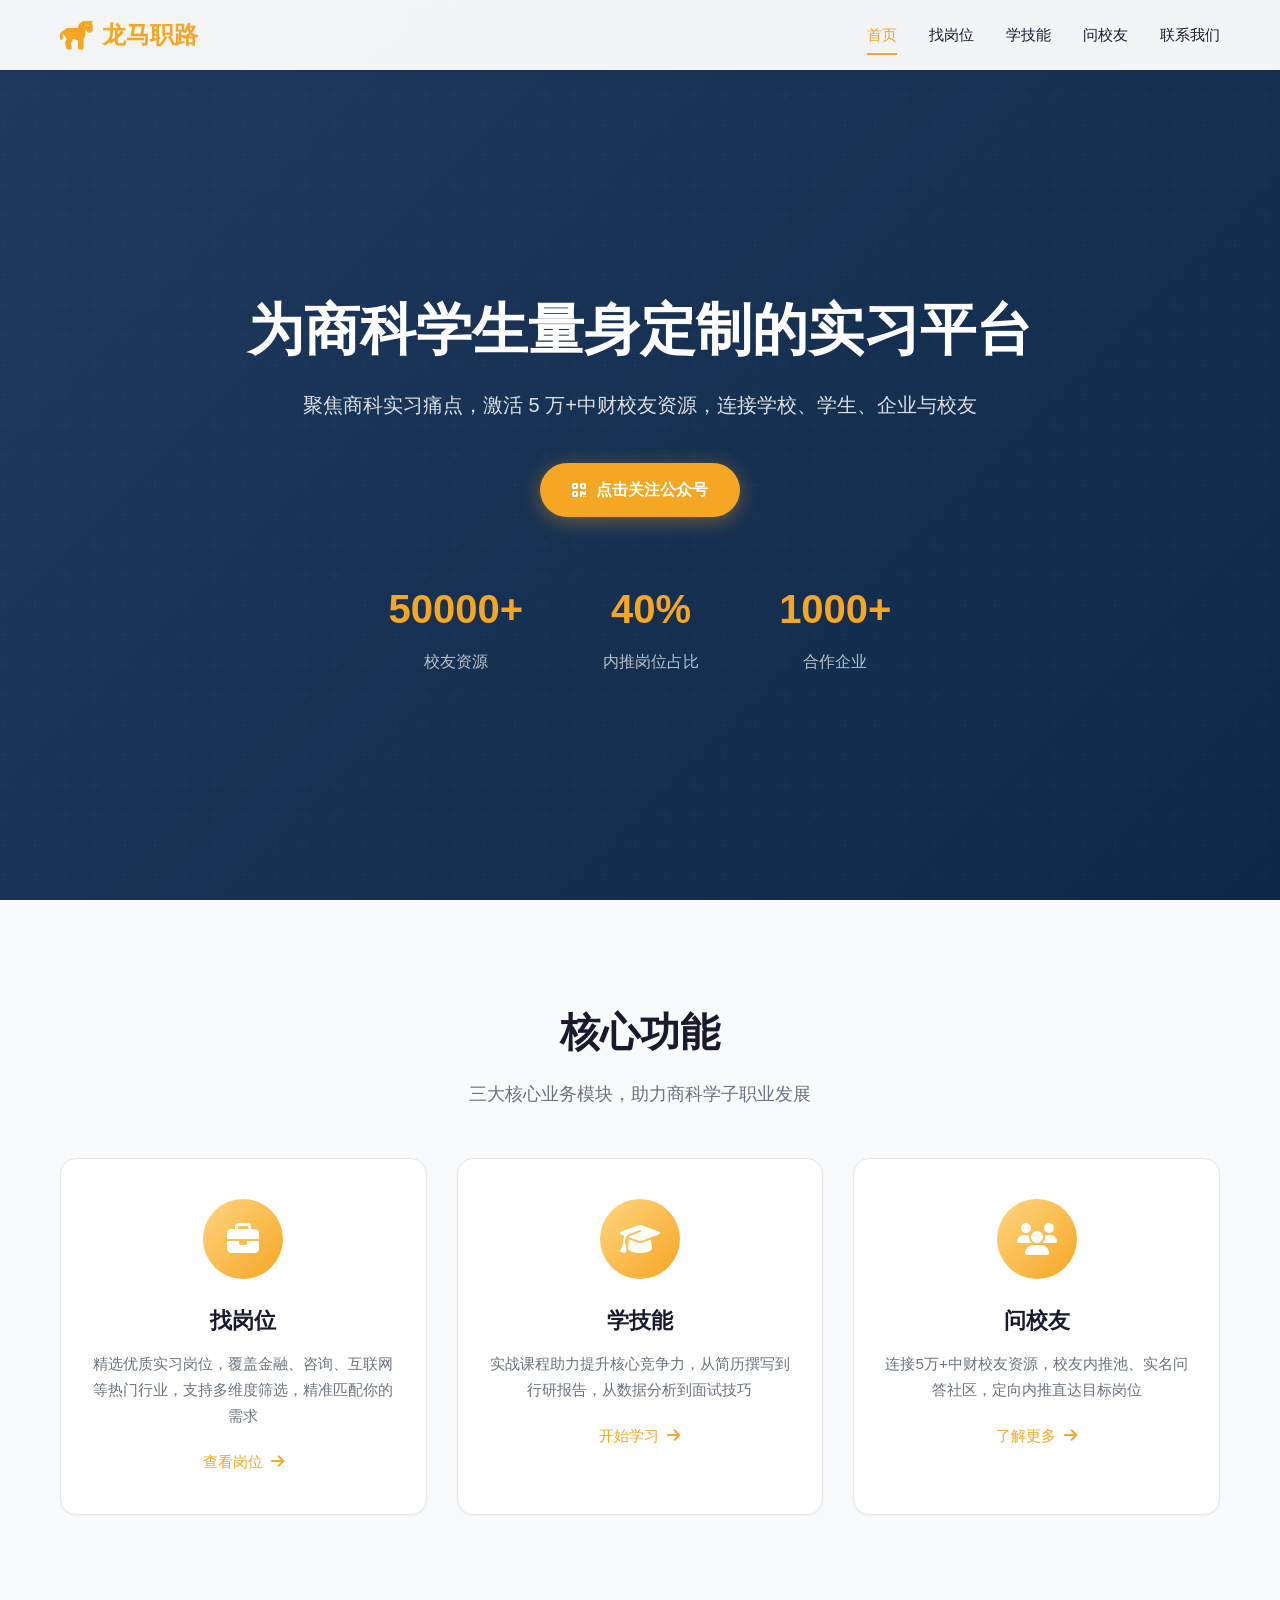
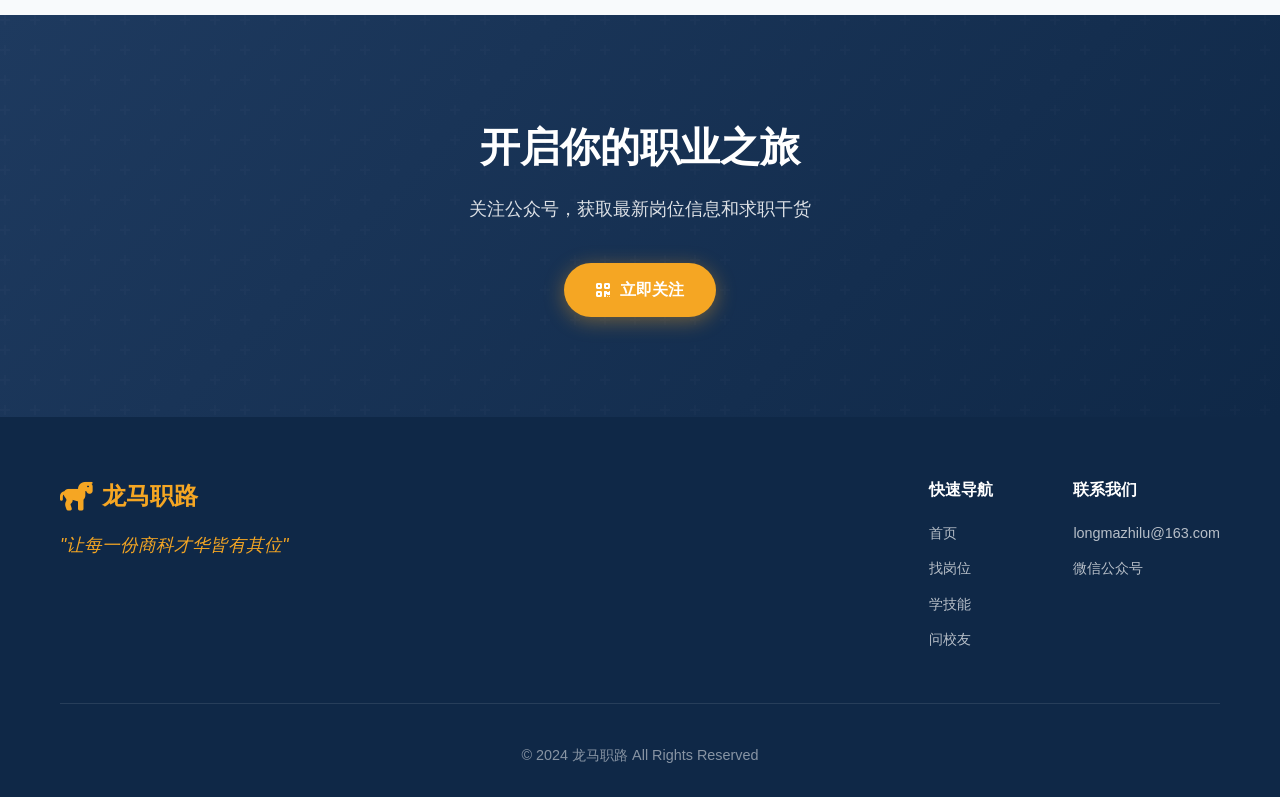
<file: index.html>
<!DOCTYPE html>
<html lang="zh-CN">
<head>
    <meta charset="UTF-8">
    <meta name="viewport" content="width=device-width, initial-scale=1.0">
    <title>龙马职路 - 为商科学生量身定制的实习平台</title>
    <link rel="stylesheet" href="https://cdn.bootcdn.net/ajax/libs/font-awesome/6.4.0/css/all.min.css">
    <link rel="stylesheet" href="css/common.css">
    <link rel="stylesheet" href="css/index.css">
</head>
<body>
    <header class="header" id="header">
        <div class="container">
            <a href="index.html" class="logo">
                <i class="fas fa-horse"></i>
                <span>龙马职路</span>
            </a>
            <nav class="nav" id="nav">
                <a href="index.html" class="nav-link active">首页</a>
                <a href="jobs.html" class="nav-link">找岗位</a>
                <a href="skills.html" class="nav-link">学技能</a>
                <a href="alumni.html" class="nav-link">问校友</a>
                <a href="contact.html" class="nav-link">联系我们</a>
            </nav>
            <button class="mobile-menu-btn" id="mobileMenuBtn">
                <i class="fas fa-bars"></i>
            </button>
        </div>
    </header>

    <section class="hero">
        <div class="hero-bg"></div>
        <div class="container">
            <div class="hero-content">
                <h1 class="hero-title">为商科学生量身定制的实习平台</h1>
                <p class="hero-subtitle">聚焦商科实习痛点，激活 5 万+中财校友资源，连接学校、学生、企业与校友</p>
                <a href="contact.html" class="btn btn-primary">
                    <i class="fas fa-qrcode"></i>
                    点击关注公众号
                </a>
            </div>
            <div class="hero-stats">
                <div class="stat-item">
                    <span class="stat-number">50000+</span>
                    <span class="stat-label">校友资源</span>
                </div>
                <div class="stat-item">
                    <span class="stat-number">40%</span>
                    <span class="stat-label">内推岗位占比</span>
                </div>
                <div class="stat-item">
                    <span class="stat-number">1000+</span>
                    <span class="stat-label">合作企业</span>
                </div>
            </div>
        </div>
    </section>

    <section class="features-section">
        <div class="container">
            <div class="section-header">
                <h2 class="section-title">核心功能</h2>
                <p class="section-desc">三大核心业务模块，助力商科学子职业发展</p>
            </div>
            <div class="features-grid">
                <div class="feature-card">
                    <div class="feature-icon">
                        <i class="fas fa-briefcase"></i>
                    </div>
                    <h3>找岗位</h3>
                    <p>精选优质实习岗位，覆盖金融、咨询、互联网等热门行业，支持多维度筛选，精准匹配你的需求</p>
                    <a href="jobs.html" class="feature-link">
                        查看岗位 <i class="fas fa-arrow-right"></i>
                    </a>
                </div>

                <div class="feature-card">
                    <div class="feature-icon">
                        <i class="fas fa-graduation-cap"></i>
                    </div>
                    <h3>学技能</h3>
                    <p>实战课程助力提升核心竞争力，从简历撰写到行研报告，从数据分析到面试技巧</p>
                    <a href="skills.html" class="feature-link">
                        开始学习 <i class="fas fa-arrow-right"></i>
                    </a>
                </div>

                <div class="feature-card">
                    <div class="feature-icon">
                        <i class="fas fa-users"></i>
                    </div>
                    <h3>问校友</h3>
                    <p>连接5万+中财校友资源，校友内推池、实名问答社区，定向内推直达目标岗位</p>
                    <a href="alumni.html" class="feature-link">
                        了解更多 <i class="fas fa-arrow-right"></i>
                    </a>
                </div>
            </div>
        </div>
    </section>

    <section class="cta-section">
        <div class="container">
            <h2>开启你的职业之旅</h2>
            <p>关注公众号，获取最新岗位信息和求职干货</p>
            <a href="contact.html" class="btn btn-primary">
                <i class="fas fa-qrcode"></i>
                立即关注
            </a>
        </div>
    </section>

    <footer class="footer">
        <div class="container">
            <div class="footer-content">
                <div class="footer-brand">
                    <a href="index.html" class="logo">
                        <i class="fas fa-horse"></i>
                        <span>龙马职路</span>
                    </a>
                    <p class="mission">"让每一份商科才华皆有其位"</p>
                </div>
                <div class="footer-links">
                    <div class="link-group">
                        <h4>快速导航</h4>
                        <a href="index.html">首页</a>
                        <a href="jobs.html">找岗位</a>
                        <a href="skills.html">学技能</a>
                        <a href="alumni.html">问校友</a>
                    </div>
                    <div class="link-group">
                        <h4>联系我们</h4>
                        <a href="mailto:longmazhilu@163.com">longmazhilu@163.com</a>
                        <a href="contact.html">微信公众号</a>
                    </div>
                </div>
            </div>
            <div class="footer-bottom">
                <p>&copy; 2024 龙马职路 All Rights Reserved</p>
            </div>
        </div>
    </footer>

    <div class="toast" id="toast">
        <i class="fas fa-info-circle"></i>
        <span id="toastMessage"></span>
    </div>

    <script src="js/common.js"></script>
</body>
</html>
</file>
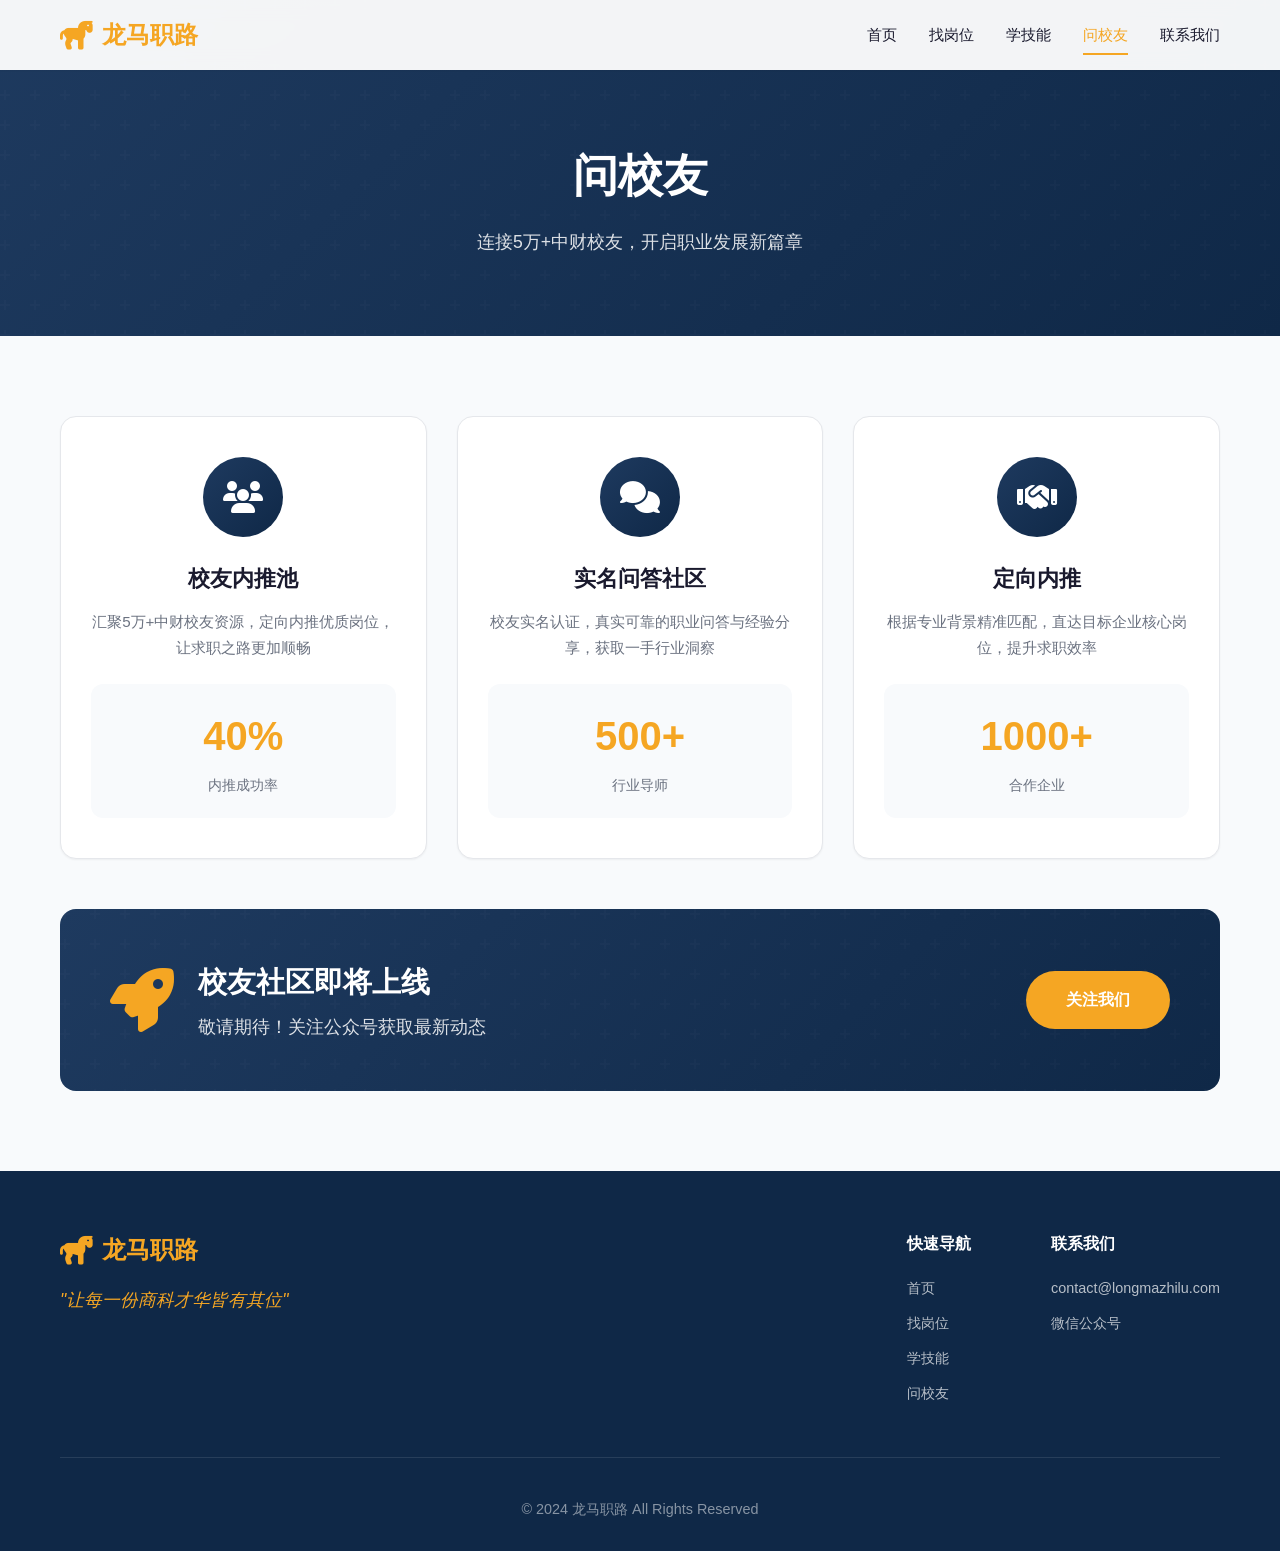
<file: alumni.html>
<!DOCTYPE html>
<html lang="zh-CN">
<head>
    <meta charset="UTF-8">
    <meta name="viewport" content="width=device-width, initial-scale=1.0">
    <title>问校友 - 龙马职路</title>
    <link rel="stylesheet" href="https://cdn.bootcdn.net/ajax/libs/font-awesome/6.4.0/css/all.min.css">
    <link rel="stylesheet" href="css/common.css">
    <link rel="stylesheet" href="css/alumni.css">
</head>
<body>
    <header class="header" id="header">
        <div class="container">
            <a href="index.html" class="logo">
                <i class="fas fa-horse"></i>
                <span>龙马职路</span>
            </a>
            <nav class="nav" id="nav">
                <a href="index.html" class="nav-link">首页</a>
                <a href="jobs.html" class="nav-link">找岗位</a>
                <a href="skills.html" class="nav-link">学技能</a>
                <a href="alumni.html" class="nav-link active">问校友</a>
                <a href="contact.html" class="nav-link">联系我们</a>
            </nav>
            <button class="mobile-menu-btn" id="mobileMenuBtn">
                <i class="fas fa-bars"></i>
            </button>
        </div>
    </header>

    <section class="page-banner">
        <div class="container">
            <h1>问校友</h1>
            <p>连接5万+中财校友，开启职业发展新篇章</p>
        </div>
    </section>

    <main class="main-content">
        <div class="container">
            <div class="alumni-features">
                <div class="alumni-card">
                    <div class="alumni-icon">
                        <i class="fas fa-users"></i>
                    </div>
                    <h3>校友内推池</h3>
                    <p>汇聚5万+中财校友资源，定向内推优质岗位，让求职之路更加顺畅</p>
                    <div class="alumni-highlight">
                        <span class="highlight-number">40%</span>
                        <span class="highlight-text">内推成功率</span>
                    </div>
                </div>

                <div class="alumni-card">
                    <div class="alumni-icon">
                        <i class="fas fa-comments"></i>
                    </div>
                    <h3>实名问答社区</h3>
                    <p>校友实名认证，真实可靠的职业问答与经验分享，获取一手行业洞察</p>
                    <div class="alumni-highlight">
                        <span class="highlight-number">500+</span>
                        <span class="highlight-text">行业导师</span>
                    </div>
                </div>

                <div class="alumni-card">
                    <div class="alumni-icon">
                        <i class="fas fa-handshake"></i>
                    </div>
                    <h3>定向内推</h3>
                    <p>根据专业背景精准匹配，直达目标企业核心岗位，提升求职效率</p>
                    <div class="alumni-highlight">
                        <span class="highlight-number">1000+</span>
                        <span class="highlight-text">合作企业</span>
                    </div>
                </div>
            </div>

            <div class="coming-soon-banner">
                <div class="banner-content">
                    <i class="fas fa-rocket"></i>
                    <div class="banner-text">
                        <h3>校友社区即将上线</h3>
                        <p>敬请期待！关注公众号获取最新动态</p>
                    </div>
                </div>
                <a href="contact.html" class="banner-btn">关注我们</a>
            </div>
        </div>
    </main>

    <footer class="footer">
        <div class="container">
            <div class="footer-content">
                <div class="footer-brand">
                    <a href="index.html" class="logo">
                        <i class="fas fa-horse"></i>
                        <span>龙马职路</span>
                    </a>
                    <p class="mission">"让每一份商科才华皆有其位"</p>
                </div>
                <div class="footer-links">
                    <div class="link-group">
                        <h4>快速导航</h4>
                        <a href="index.html">首页</a>
                        <a href="jobs.html">找岗位</a>
                        <a href="skills.html">学技能</a>
                        <a href="alumni.html">问校友</a>
                    </div>
                    <div class="link-group">
                        <h4>联系我们</h4>
                        <a href="mailto:contact@longmazhilu.com">contact@longmazhilu.com</a>
                        <a href="contact.html">微信公众号</a>
                    </div>
                </div>
            </div>
            <div class="footer-bottom">
                <p>&copy; 2024 龙马职路 All Rights Reserved</p>
            </div>
        </div>
    </footer>

    <div class="toast" id="toast">
        <i class="fas fa-info-circle"></i>
        <span id="toastMessage"></span>
    </div>

    <script src="js/common.js"></script>
</body>
</html>
</file>
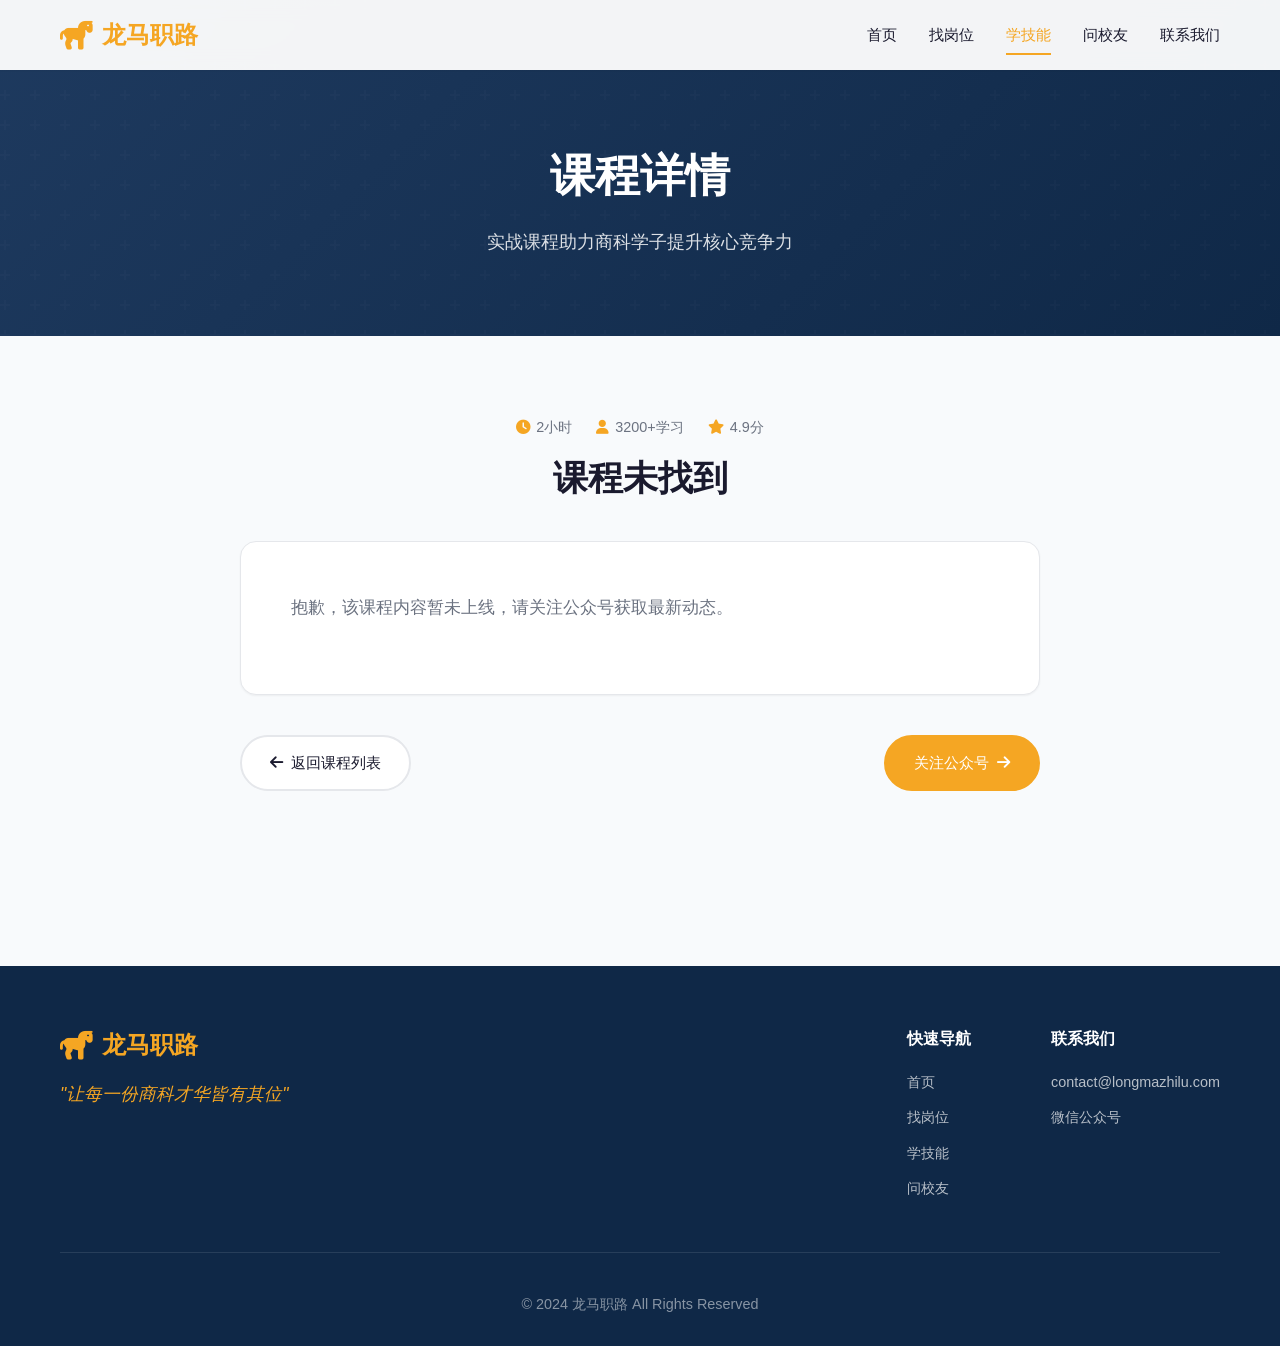
<file: article.html>
<!DOCTYPE html>
<html lang="zh-CN">
<head>
    <meta charset="UTF-8">
    <meta name="viewport" content="width=device-width, initial-scale=1.0">
    <title>文章详情 - 龙马职路</title>
    <link rel="stylesheet" href="https://cdn.bootcdn.net/ajax/libs/font-awesome/6.4.0/css/all.min.css">
    <link rel="stylesheet" href="css/common.css">
    <link rel="stylesheet" href="css/article.css">
</head>
<body>
    <header class="header" id="header">
        <div class="container">
            <a href="index.html" class="logo">
                <i class="fas fa-horse"></i>
                <span>龙马职路</span>
            </a>
            <nav class="nav" id="nav">
                <a href="index.html" class="nav-link">首页</a>
                <a href="jobs.html" class="nav-link">找岗位</a>
                <a href="skills.html" class="nav-link active">学技能</a>
                <a href="alumni.html" class="nav-link">问校友</a>
                <a href="contact.html" class="nav-link">联系我们</a>
            </nav>
            <button class="mobile-menu-btn" id="mobileMenuBtn">
                <i class="fas fa-bars"></i>
            </button>
        </div>
    </header>

    <section class="page-banner">
        <div class="container">
            <h1 id="pageTitle">课程详情</h1>
            <p>实战课程助力商科学子提升核心竞争力</p>
        </div>
    </section>

    <main class="main-content">
        <div class="container">
            <div class="article-container">
                <div class="article-header">
                    <div class="article-meta">
                        <span><i class="fas fa-clock"></i> <span id="articleTime">2小时</span></span>
                        <span><i class="fas fa-user"></i> <span id="articleViews">3200+学习</span></span>
                        <span><i class="fas fa-star"></i> <span id="articleRating">4.9分</span></span>
                    </div>
                    <h2 class="article-title" id="articleTitle">加载中...</h2>
                </div>

                <article class="article-content" id="articleContent">
                    <p>正在加载文章内容...</p>
                </article>

                <div class="article-nav">
                    <a href="skills.html" class="nav-btn">
                        <i class="fas fa-arrow-left"></i> 返回课程列表
                    </a>
                    <a href="contact.html" class="nav-btn primary">
                        关注公众号 <i class="fas fa-arrow-right"></i>
                    </a>
                </div>
            </div>
        </div>
    </main>

    <footer class="footer">
        <div class="container">
            <div class="footer-content">
                <div class="footer-brand">
                    <a href="index.html" class="logo">
                        <i class="fas fa-horse"></i>
                        <span>龙马职路</span>
                    </a>
                    <p class="mission">"让每一份商科才华皆有其位"</p>
                </div>
                <div class="footer-links">
                    <div class="link-group">
                        <h4>快速导航</h4>
                        <a href="index.html">首页</a>
                        <a href="jobs.html">找岗位</a>
                        <a href="skills.html">学技能</a>
                        <a href="alumni.html">问校友</a>
                    </div>
                    <div class="link-group">
                        <h4>联系我们</h4>
                        <a href="mailto:contact@longmazhilu.com">contact@longmazhilu.com</a>
                        <a href="contact.html">微信公众号</a>
                    </div>
                </div>
            </div>
            <div class="footer-bottom">
                <p>&copy; 2024 龙马职路 All Rights Reserved</p>
            </div>
        </div>
    </footer>

    <div class="toast" id="toast">
        <i class="fas fa-info-circle"></i>
        <span id="toastMessage"></span>
    </div>

    <script src="js/common.js"></script>
    <script src="js/article.js"></script>
</body>
</html>
</file>
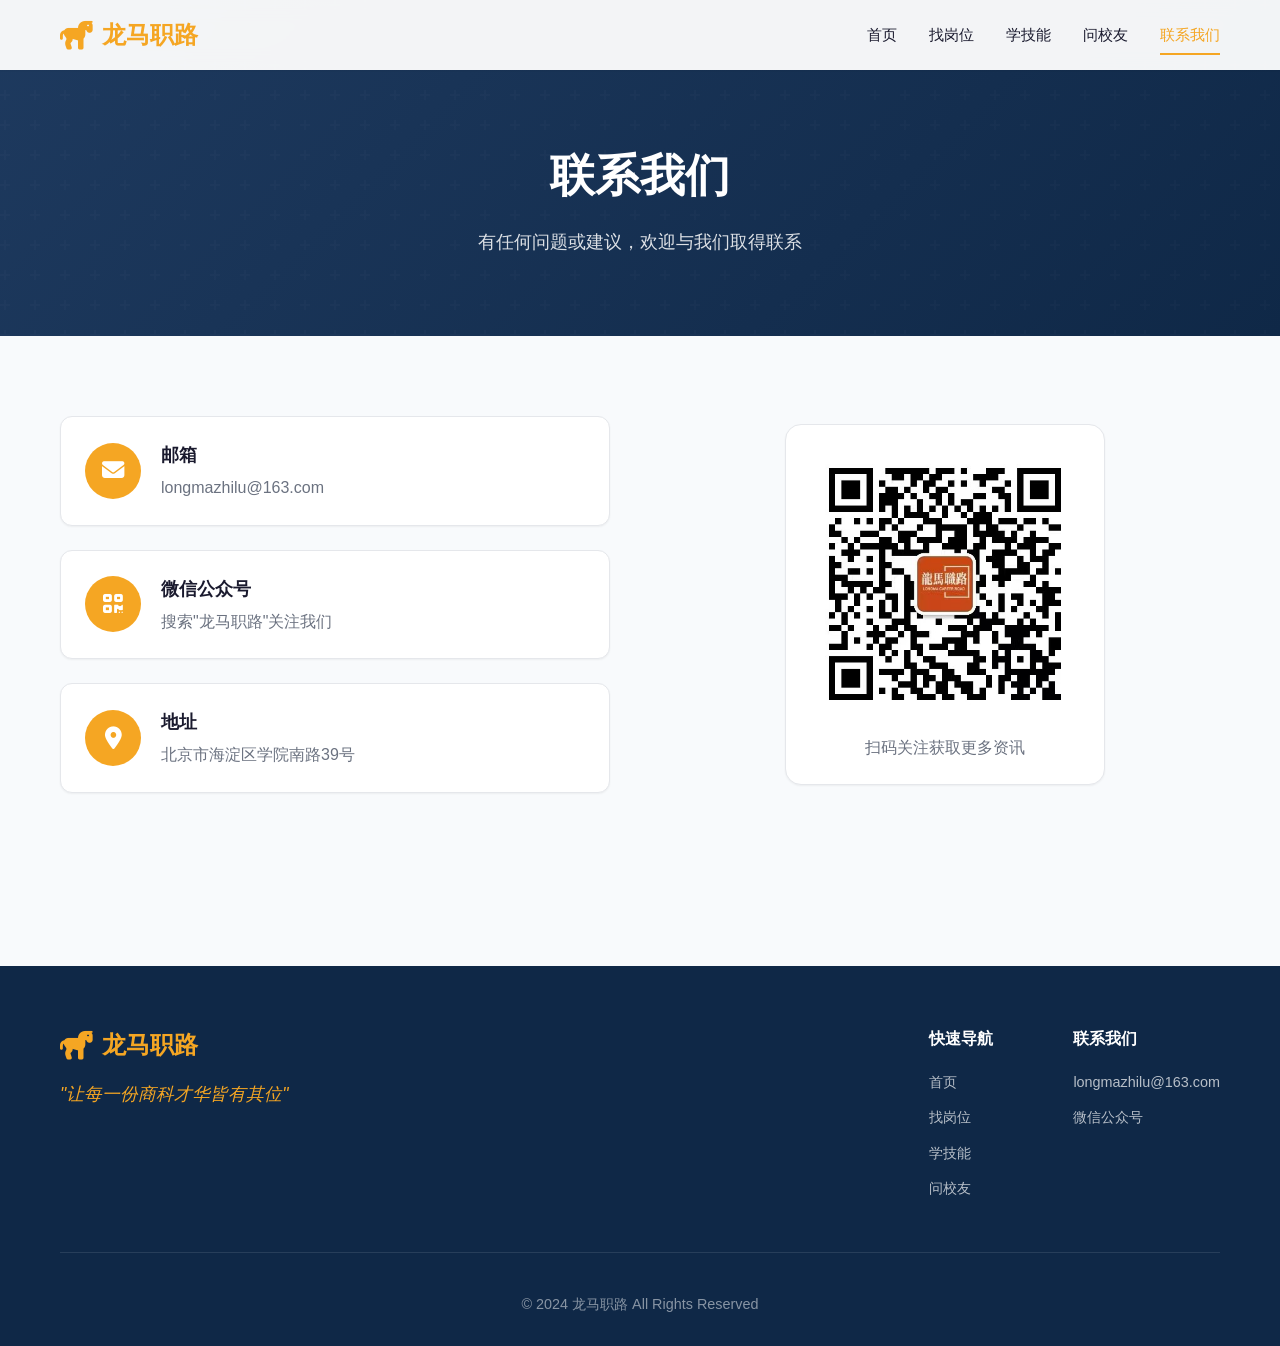
<file: contact.html>
<!DOCTYPE html>
<html lang="zh-CN">
<head>
    <meta charset="UTF-8">
    <meta name="viewport" content="width=device-width, initial-scale=1.0">
    <title>联系我们 - 龙马职路</title>
    <link rel="stylesheet" href="https://cdn.bootcdn.net/ajax/libs/font-awesome/6.4.0/css/all.min.css">
    <link rel="stylesheet" href="css/common.css">
    <link rel="stylesheet" href="css/contact.css">
</head>
<body>
    <header class="header" id="header">
        <div class="container">
            <a href="index.html" class="logo">
                <i class="fas fa-horse"></i>
                <span>龙马职路</span>
            </a>
            <nav class="nav" id="nav">
                <a href="index.html" class="nav-link">首页</a>
                <a href="jobs.html" class="nav-link">找岗位</a>
                <a href="skills.html" class="nav-link">学技能</a>
                <a href="alumni.html" class="nav-link">问校友</a>
                <a href="contact.html" class="nav-link active">联系我们</a>
            </nav>
            <button class="mobile-menu-btn" id="mobileMenuBtn">
                <i class="fas fa-bars"></i>
            </button>
        </div>
    </header>

    <section class="page-banner">
        <div class="container">
            <h1>联系我们</h1>
            <p>有任何问题或建议，欢迎与我们取得联系</p>
        </div>
    </section>

    <main class="main-content">
        <div class="container">
            <div class="contact-content">
                <div class="contact-info">
                    <div class="info-item">
                        <i class="fas fa-envelope"></i>
                        <div class="info-text">
                            <h4>邮箱</h4>
                            <p>longmazhilu@163.com</p>
                        </div>
                    </div>
                    <div class="info-item">
                        <i class="fas fa-qrcode"></i>
                        <div class="info-text">
                            <h4>微信公众号</h4>
                            <p>搜索"龙马职路"关注我们</p>
                        </div>
                    </div>
                    <div class="info-item">
                        <i class="fas fa-map-marker-alt"></i>
                        <div class="info-text">
                            <h4>地址</h4>
                            <p>北京市海淀区学院南路39号</p>
                        </div>
                    </div>
                </div>

                <div class="qr-code">
                    <div class="qr-placeholder">
                        <img src="wechat-qr.jpg" alt="龙马职路公众号二维码">
                        <p>扫码关注获取更多资讯</p>
                    </div>
                </div>
            </div>
        </div>
    </main>

    <footer class="footer">
        <div class="container">
            <div class="footer-content">
                <div class="footer-brand">
                    <a href="index.html" class="logo">
                        <i class="fas fa-horse"></i>
                        <span>龙马职路</span>
                    </a>
                    <p class="mission">"让每一份商科才华皆有其位"</p>
                </div>
                <div class="footer-links">
                    <div class="link-group">
                        <h4>快速导航</h4>
                        <a href="index.html">首页</a>
                        <a href="jobs.html">找岗位</a>
                        <a href="skills.html">学技能</a>
                        <a href="alumni.html">问校友</a>
                    </div>
                    <div class="link-group">
                        <h4>联系我们</h4>
                        <a href="mailto:longmazhilu@163.com">longmazhilu@163.com</a>
                        <a href="contact.html">微信公众号</a>
                    </div>
                </div>
            </div>
            <div class="footer-bottom">
                <p>&copy; 2024 龙马职路 All Rights Reserved</p>
            </div>
        </div>
    </footer>

    <div class="toast" id="toast">
        <i class="fas fa-info-circle"></i>
        <span id="toastMessage"></span>
    </div>

    <script src="js/common.js"></script>
</body>
</html>
</file>
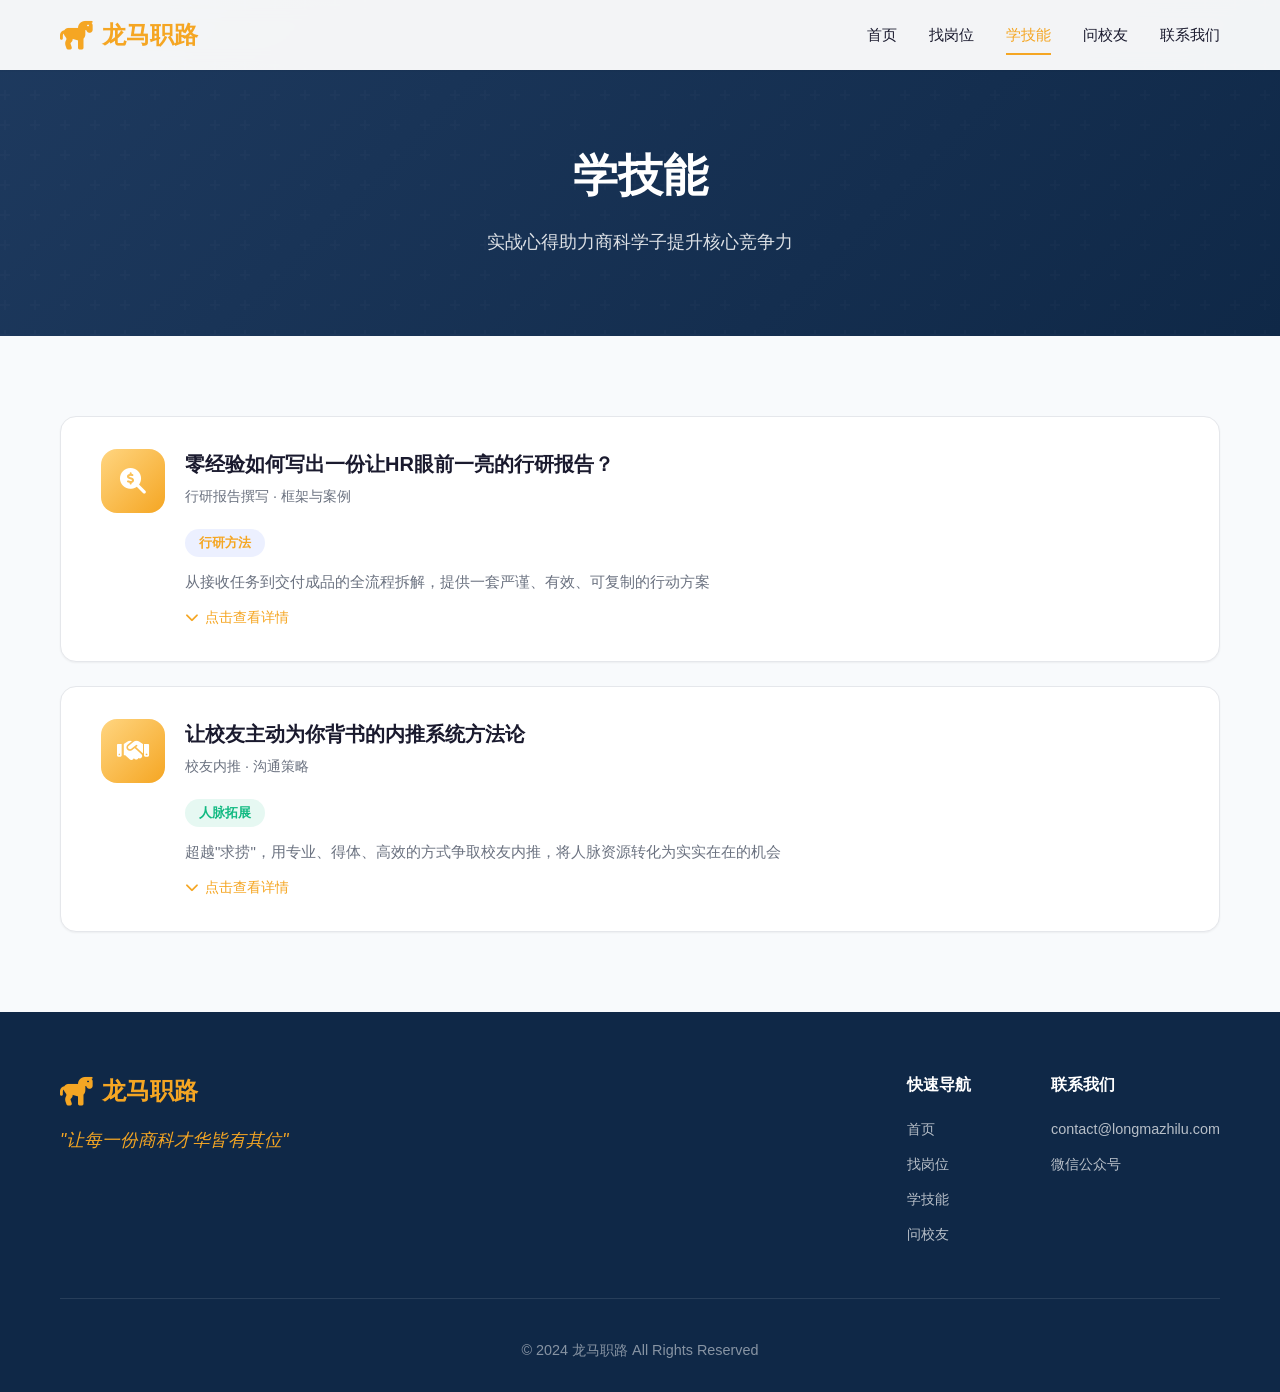
<file: skills.html>
<!DOCTYPE html>
<html lang="zh-CN">
<head>
    <meta charset="UTF-8">
    <meta name="viewport" content="width=device-width, initial-scale=1.0">
    <title>学技能 - 龙马职路</title>
    <link rel="stylesheet" href="https://cdn.bootcdn.net/ajax/libs/font-awesome/6.4.0/css/all.min.css">
    <link rel="stylesheet" href="css/common.css">
    <link rel="stylesheet" href="css/skills.css">
</head>
<body>
    <header class="header" id="header">
        <div class="container">
            <a href="index.html" class="logo">
                <i class="fas fa-horse"></i>
                <span>龙马职路</span>
            </a>
            <nav class="nav" id="nav">
                <a href="index.html" class="nav-link">首页</a>
                <a href="jobs.html" class="nav-link">找岗位</a>
                <a href="skills.html" class="nav-link active">学技能</a>
                <a href="alumni.html" class="nav-link">问校友</a>
                <a href="contact.html" class="nav-link">联系我们</a>
            </nav>
            <button class="mobile-menu-btn" id="mobileMenuBtn">
                <i class="fas fa-bars"></i>
            </button>
        </div>
    </header>

    <section class="page-banner">
        <div class="container">
            <h1>学技能</h1>
            <p>实战心得助力商科学子提升核心竞争力</p>
        </div>
    </section>

    <main class="main-content">
        <div class="container">

            <div class="skills-grid" id="skillsGrid">

                <div class="skill-card" data-tags="research">
                    <div class="skill-summary">
                        <div class="skill-header">
                            <span class="skill-icon"><i class="fas fa-search-dollar"></i></span>
                            <div class="skill-info">
                                <h3>零经验如何写出一份让HR眼前一亮的行研报告？</h3>
                                <p class="skill-tag-line">行研报告撰写 · 框架与案例</p>
                            </div>
                        </div>
                        <div class="skill-tags">
                            <span class="tag tag-research">行研方法</span>
                        </div>
                        <p class="skill-desc">从接收任务到交付成品的全流程拆解，提供一套严谨、有效、可复制的行动方案</p>
                        <div class="expand-hint"><i class="fas fa-chevron-down"></i> 点击查看详情</div>
                    </div>
                    <div class="skill-detail">
                        <h2 class="article-title">零经验商科生，如何写出一份让HR眼前一亮的行研报告？（附框架与案例）</h2>

                        <div class="article-intro">
                            <p>"一周后，交一份关于XX行业的深度分析报告，作为下一轮面试的参考。"</p>
                            <p>收到心仪机构的这份"笔试作业"，你是否感到既兴奋又焦虑？兴奋于离梦想职位更近一步，焦虑于课堂理论与实战产出间的巨大鸿沟——数据从哪找？框架怎么搭？分析如何深入？怎样的报告才算"专业"？</p>
                            <p>这份困扰，我们懂。根据《商科学生职业软技能提升调研报告》，学生实操技能达标率仅为36%，"撰写行研报告"正是其中最关键的短板之一。这份指南，旨在充当你的"项目教练"，为你拆解从接收任务到交付成品的全流程，提供一套严谨、有效、可复制的行动方案。</p>
                        </div>

                        <div class="article-section">
                            <h4 class="section-title">一、行研报告的核心：讲好一个"商业故事"</h4>
                            <p>在动笔前，请先建立一个核心认知：一份优秀的行研报告，不是信息的堆砌，而是对一个商业问题的系统解构和逻辑论证；一份优秀的行研报告，本质是在有理有据地讲述一个行业的"故事"：它从哪里来（现状），现在怎么样（竞争格局），未来去哪里（趋势与机遇）。你的任务就是用数据和逻辑，让读者相信你对这个故事的判断。</p>
                            <p>它的核心目标是：</p>
                            <ul>
                                <li><strong>呈现事实：</strong>清晰描绘行业全景（规模、链条、玩家）。</li>
                                <li><strong>分析动因：</strong>解释行业为何如此发展（驱动与制约因素）。</li>
                                <li><strong>判断趋势：</strong>预测行业将向何处去（短期波动与长期方向）。</li>
                                <li><strong>输出观点：</strong>基于以上分析，形成有支撑的结论或建议。</li>
                            </ul>
                            <p>对于面试作业，评审人最看重的是：结构化的思维能力、信息处理与验证能力、以及基于数据的商业洞察潜质。</p>
                        </div>

                        <div class="article-section">
                            <h4 class="section-title">二、实战四步法——从开题到定稿</h4>
                            <p>对于实习生或应届生的作业，报告不要求大而全，但一定要结构清晰、逻辑自洽、有所洞察。推荐以下四步法：</p>

                            <div class="step-block">
                                <h5 class="step-title">第一步：定范围与搭框架</h5>
                                <p><strong>核心任务：</strong>精准定义分析范围，搭建报告逻辑骨架。</p>
                                <ul>
                                    <li><strong>明确范围：</strong>切忌"贪多嚼不烂"。从面试公司的关注领域或你感兴趣的细分行业入手，例如"新能源车动力电池行业"、"预制菜C端市场"、"跨境美妆电商"等。</li>
                                    <li><strong>文献速览：</strong>快速阅读3-5篇该领域的头部券商研报（可在慧博、发现报告等平台搜索），目的是学习成熟的分析框架和逻辑脉络，并记录下高频出现的分析维度。</li>
                                    <li><strong>搭建框架：</strong>立即确立报告目录。一个基础的行业分析框架如下：
                                        <ol>
                                            <li>行业概述：定义、分类、在产业链中的位置。</li>
                                            <li>发展驱动与现状分析：市场规模、增速、政策、技术、需求等核心驱动因素。</li>
                                            <li>竞争格局分析：用波特五力模型或直接分析TOP3-5公司的市场份额、业务模式、优劣势。</li>
                                            <li>未来趋势与投资逻辑：短期和长期可能的发展方向，潜在的风险与机遇。</li>
                                            <li>结论与建议：总结核心观点，并可尝试提出虚拟的"投资建议"或"战略建议"。</li>
                                        </ol>
                                    </li>
                                </ul>
                            </div>

                            <div class="step-block">
                                <h5 class="step-title">第二步：信息搜集与处理</h5>
                                <p><strong>核心任务：</strong>高效搜集可信信息，并将数据转化为可用素材。</p>
                                <p><strong>信息来源与工具：</strong></p>
                                <ul>
                                    <li><strong>一级信源（最可靠）：</strong>
                                        <ul>
                                            <li>公司文件：年报/ESG报告（巨潮资讯网）、招股说明书。</li>
                                            <li>官方数据：国家统计局、相关部委、行业协会官网。</li>
                                        </ul>
                                    </li>
                                    <li><strong>二级信源（需交叉验证）：</strong>
                                        <ul>
                                            <li>专业数据库：Wind、同花顺iFinD（学校图书馆或实验室可能提供）。</li>
                                            <li>券商研报：慧博投研资讯、发现报告、各券商官网。</li>
                                            <li>咨询公司报告：麦肯锡、贝恩、BCG、艾瑞、易观等。</li>
                                            <li>财经媒体：财新、财经、36氪、晚点LatePost（用于了解动态与观点）。</li>
                                        </ul>
                                    </li>
                                </ul>
                                <p><strong>关键技巧：</strong></p>
                                <ul>
                                    <li>建立"参考资料库"：用文件夹妥善保存所有下载的文献，并按章节分类。</li>
                                    <li>数据"三角验证"：同一个数据点，尽量对比两个以上独立来源。</li>
                                    <li>边搜集边整理：在文档中记录关键数据、核心观点及其出处，避免后续混乱。</li>
                                </ul>
                            </div>

                            <div class="step-block">
                                <h5 class="step-title">第三步：填充分析与形成观点</h5>
                                <p><strong>核心任务：</strong>将素材按蓝图填充，并形成自己的分析线条与观点。</p>
                                <ul>
                                    <li><strong>图表化表达：</strong>将核心数据用图表呈现。市场规模用折线图/柱状图，竞争格局用饼图/条形图，公司对比用表格。Excel或PPT的图表功能已足够专业。</li>
                                    <li><strong>运用分析模型：</strong>在相应部分有意识地使用经典模型，能极大提升逻辑性。例如：分析竞争用波特五力模型；分析公司内部优劣用SWOT分析；分析宏观环境用PEST分析。注意：不需要大篇幅介绍模型本身，直接应用其分析维度即可。</li>
                                    <li><strong>对比分析：</strong>公司之间、国内外模式之间、不同技术路径之间的对比，比单纯描述更有力。</li>
                                    <li><strong>提出自己的"小洞察"：</strong>在整合信息的基础上，尝试提出一两个自己的观点。这是区分平庸与优秀的关键。</li>
                                </ul>
                            </div>

                            <div class="step-block">
                                <h5 class="step-title">第四步：润色与最终审查</h5>
                                <p><strong>核心任务：</strong>以专业、严谨的形式交付最终成果。</p>
                                <p><strong>质检清单：</strong></p>
                                <ul>
                                    <li><strong>格式：</strong>字体、字号、行距、页边距是否统一？页码、页眉是否添加？</li>
                                    <li><strong>摘要：</strong>是否独立成页，并清晰概括了所有核心结论？</li>
                                    <li><strong>逻辑：</strong>各章节之间是否衔接流畅？是否存在前后矛盾？</li>
                                    <li><strong>数据：</strong>所有引用的数据、图表是否都标注了来源？</li>
                                    <li><strong>文字：</strong>有无错别字、病句？表述是否客观、专业、简洁？</li>
                                    <li><strong>呈现：</strong>将报告输出为PDF格式提交，确保排版不乱。</li>
                                </ul>
                            </div>
                        </div>

                        <div class="article-section">
                            <h4 class="section-title">三、避坑指南：实习生常犯的3个错误</h4>
                            <ol>
                                <li><strong>只有描述，没有分析：</strong>避免通篇是"是什么"，缺乏"为什么"和"会怎样"。罗列数据和事实是基础，更重要的是解读"这意味着什么"。</li>
                                <li><strong>观点空洞，缺乏支撑：</strong>信息之间是孤立的，没有形成逻辑推理链条。说"这个行业很有前景"时，必须用具体的市场规模预测、政策利好或需求变化来证明。</li>
                                <li><strong>忽视风险，结论绝对：</strong>任何行业都有不确定性，能辩证地识别风险是成熟的表现。</li>
                            </ol>
                        </div>

                        <div class="article-section">
                            <h4 class="section-title">四、一份简易行研报告结构模板（供参考）</h4>
                            <div class="template-box">
                                <p><strong>关于[某某细分行业]的发展现状与趋势分析</strong></p>
                                <p>摘要：浓缩全文核心结论</p>
                                <ol>
                                    <li>行业概述
                                        <ol>
                                            <li>行业定义、分类与特征</li>
                                            <li>产业链图谱与价值分布</li>
                                        </ol>
                                    </li>
                                    <li>现状洞察：规模、增长与驱动逻辑
                                        <ol>
                                            <li>市场规模、历史增速与未来预测（数据来源需注明）</li>
                                            <li>核心驱动因素分析（建议使用PEST模型筛选：政策、经济、社会、技术）</li>
                                            <li>当前发展痛点与瓶颈</li>
                                        </ol>
                                    </li>
                                    <li>竞争格局
                                        <ol>
                                            <li>市场竞争格局综述（主要参与者概览、集中度、梯队划分）</li>
                                            <li>重点公司深度对比（可用表格呈现：业务结构、财务亮点、核心策略、SWOT分析）</li>
                                        </ol>
                                    </li>
                                    <li>未来展望：趋势、机遇与风险研判
                                        <ol>
                                            <li>短期可验证趋势（1-2年）</li>
                                            <li>长期战略机遇点</li>
                                            <li>潜在风险预警（政策、技术、市场、竞争等）</li>
                                        </ol>
                                    </li>
                                    <li>结论与投资/战略建议</li>
                                </ol>
                                <p>参考文献：[列出所有引用的报告、文章、数据来源]</p>
                            </div>
                        </div>

                        <div class="article-section article-conclusion">
                            <p>掌握行研方法论，绝不仅仅是为了一次面试。它是你理解商业世界、做出理性决策的元能力。写第一份行研报告就像一次"微型咨询项目"，是思维和技能的绝佳练兵。掌握科学的方法论，能让你事半功倍。</p>
                            <p>如果想更系统地学习行业研究、财务建模、估值分析等硬核技能，欢迎持续关注「龙马职路」。我们正在联合一线券商、投研机构的学长学姐，开发系列专栏，帮你彻底打通从理论到实战的最后一公里！</p>
                        </div>
                    </div>
                </div>

                <div class="skill-card" data-tags="networking">
                    <div class="skill-summary">
                        <div class="skill-header">
                            <span class="skill-icon"><i class="fas fa-handshake"></i></span>
                            <div class="skill-info">
                                <h3>让校友主动为你背书的内推系统方法论</h3>
                                <p class="skill-tag-line">校友内推 · 沟通策略</p>
                            </div>
                        </div>
                        <div class="skill-tags">
                            <span class="tag tag-networking">人脉拓展</span>
                        </div>
                        <p class="skill-desc">超越"求捞"，用专业、得体、高效的方式争取校友内推，将人脉资源转化为实实在在的机会</p>
                        <div class="expand-hint"><i class="fas fa-chevron-down"></i> 点击查看详情</div>
                    </div>
                    <div class="skill-detail">
                        <h2 class="article-title">还在群里潜水求内推？超越"求捞"：一套让校友主动为你背书的内推系统方法论</h2>

                        <div class="article-intro">
                            <p>"求一个XX公司的内推！""校友能不能捞一下？"</p>
                            <p>在各个校友群、求职群里，这样的信息每天都在刷屏。但你知道为什么大部分都石沉大海吗？因为无效的"求内推"，对校友来说是一种负担。</p>
                            <p>真正的内推，是一次基于信任和认可的价值交换。今天，我们就分享如何专业、得体、高效地争取校友内推，将宝贵的人脉资源转化为实实在在的机会。</p>
                        </div>

                        <div class="article-section">
                            <h4 class="section-title">一、内推前准备：你不是在"求人"，而是在"提请合作"</h4>
                            <p>在发出任何请求之前，先完成这三项"自我建设"：</p>
                            <ul>
                                <li><strong>心理建设：</strong>校友内推是加分项，不是保送券。它帮你的是让简历被看到，以及可能获得一些面试信息。最终能否拿下offer，全靠自身实力。摆正心态，你的沟通会更自信。</li>
                                <li><strong>材料建设：</strong>
                                    <ul>
                                        <li>一份为该公司量身修改的简历：根据岗位JD调整经历描述，使用相关关键词。</li>
                                        <li>一个简明的个人简介：150字以内，说清"你是谁+你做过什么+你为什么想要这个机会"。</li>
                                        <li>对公司与业务的初步了解：浏览官网、最新财报、产品动态，准备好1-2个有思考的问题。</li>
                                    </ul>
                                </li>
                                <li><strong>目标建设：</strong>明确你想申请的具体部门和岗位名称。问"贵公司还招人吗？"是最消耗人情的问题。</li>
                            </ul>
                        </div>

                        <div class="article-section">
                            <h4 class="section-title">二、三步走沟通法：从建立连接到成功内推</h4>

                            <div class="step-block">
                                <h5 class="step-title">第一步：寻找与连接——礼貌且高效</h5>
                                <p><strong>最佳路径：</strong>通过学校校友会名录、领英（LinkedIn），或像「龙马职路」这样的实名校友平台，找到目标公司的校友。</p>
                                <p><strong>寻找最佳连接点：</strong></p>
                                <ul>
                                    <li>强连接点：同学院、同导师、同社团、同家乡。</li>
                                    <li>弱连接点：对公司/业务的共同兴趣、对其职业路径的欣赏。</li>
                                </ul>
                                <p><strong>发送连接请求/第一句话：</strong></p>
                                <div class="example-box bad">
                                    <p><i class="fas fa-times-circle"></i> 错误示范："学长/学姐好，求内推。"</p>
                                </div>
                                <div class="example-box good">
                                    <p><i class="fas fa-check-circle"></i> 正确模板："XX学长/学姐您好！我是中央财经大学XX学院XX级的[你的名字]。我在[信息来源处]看到您在[公司名称]从事[具体方向]的工作，非常敬佩。我目前正在申请贵公司[部门]的[岗位名称]实习，冒昧联系，希望能向您请教一些关于公司业务和岗位要求的问题，不知是否方便？非常感谢！"（附上个人简历）</p>
                                </div>
                                <p>表明身份、展示诚意（已做功课）、提出明确且易于接受的请求（请教，而非直接要内推）、提供价值预览（简历/思考）。</p>
                            </div>

                            <div class="step-block">
                                <h5 class="step-title">第二步：初次交流——提供价值，而非索取</h5>
                                <p>如果对方通过好友或回复，<strong>不要立刻提内推！</strong></p>
                                <p>核心目的是进行一次简短有效的职业访谈（Coffee Chat）。</p>
                                <p><strong>可以问的问题：</strong></p>
                                <ul>
                                    <li>"在您看来，这个岗位最看重新人的哪三项能力？"</li>
                                    <li>"团队目前主要负责的业务/项目是哪一块？面临的最大挑战是什么？"</li>
                                    <li>"以您的经验，什么样特质的同学在这个岗位上发展得最好？"</li>
                                </ul>
                                <p><strong>关键：</strong>认真听，做笔记。并在交流中，自然地将自己的经历与对方提到的能力、挑战关联起来。</p>
                            </div>

                            <div class="step-block">
                                <h5 class="step-title">第三步：提出请求与跟进——得体且专业</h5>
                                <p>在交流尾声，自然提出："非常感谢您的分享，让我对岗位的理解深入了很多。这让我更加确信自己非常渴望并能胜任这个机会。不知道公司内部是否方便进行简历推荐？我已经根据今天的交流优化了简历，希望能有幸得到您的推荐。"（此时附上最新版简历）</p>
                                <p>无论对方是否同意，都必须：</p>
                                <ul>
                                    <li><strong>立刻感谢：</strong>即使对方婉拒，也要感谢其时间与分享。</li>
                                    <li><strong>发送感谢信：</strong>交流结束24小时内，发送一封简短的邮件或微信，总结你的收获，并再次感谢。</li>
                                    <li><strong>同步进展：</strong>如果对方帮忙内推，在面试后、拿到offer后，都主动告知对方结果，并再次表达感谢。这是建立长期关系的关键。</li>
                                </ul>
                            </div>
                        </div>

                        <div class="article-section">
                            <h4 class="section-title">三、关系维护与闭环——从"一次性交易"到"长期盟友"</h4>
                            <p>无论内推成功与否，关系的维护才刚刚开始。</p>
                            <ol>
                                <li><strong>即时感谢：</strong>对话结束后24小时内，发送一封简短的感谢邮件或微信，重申你的收获和感谢。</li>
                                <li><strong>进程同步：</strong>如果对方帮忙内推，在简历提交后、收到面试通知后、每一轮面试后，都应简单告知对方进展并再次感谢。这是最重要的礼仪，也是建立信任的关键。</li>
                                <li><strong>长期维护：</strong>
                                    <ul>
                                        <li>周期性轻互动：每隔3-6个月，可以分享一篇与对方行业相关的优质文章，附上一两句你的思考。</li>
                                        <li>成就告知：当你获得新工作、重要奖项或毕业时，可以告知对方这个好消息，并再次感谢其曾经的帮助。</li>
                                        <li>提供价值：当你积累了一定经验后，也可以在对方需要时提供你的见解或帮助。</li>
                                    </ul>
                                </li>
                            </ol>
                        </div>

                        <div class="article-section">
                            <h4 class="section-title">四、场景化应对与风险规避</h4>
                            <div class="step-block">
                                <h5 class="step-title">场景一：校友婉拒或未回复？</h5>
                                <p><strong>应对：</strong>完全理解并感谢。可以礼貌询问："是否方便建议其他可能了解该领域的老师或校友？"或"您是否建议我通过其他渠道再做哪些方面的准备？"保持风度，留下好印象。</p>
                            </div>
                            <div class="step-block">
                                <h5 class="step-title">场景二：如何同时联系同一公司的多位校友？</h5>
                                <p><strong>原则：</strong>绝对避免"海投"式内推。优先联系最相关（部门/岗位最匹配）或连接点最强的一位。如果一周内未获回应，再联系下一位时，应如实说明情况。</p>
                            </div>
                            <p><strong>风险规避：</strong></p>
                            <ul>
                                <li><strong>保密：</strong>对话中涉及的未公开信息，务必保密。</li>
                                <li><strong>尊重规则：</strong>严格遵守公司的内推政策，不要求校友违规操作。</li>
                                <li><strong>管理预期：</strong>明确内推不等于录取，最终取决于自身实力。</li>
                            </ul>
                        </div>

                        <div class="article-section article-conclusion">
                            <p>有效的校友内推，是一次精心策划的"个人品牌路演"，也是一次职业化社交的练习。其核心不在于技巧，而在于真诚、专业和为对方创造价值。掌握这套方法论，你获得的将不止是一两次面试机会，更是一个持续为你赋能的职业支持网络。</p>
                            <p>我们深知，一对一寻找和连接校友耗时耗力，且充满不确定性。这正是「龙马职路」希望系统化解决的问题——我们正在构建经过验证的校友内推资源池，未来将通过平台，更高效、更规范地将靠谱的同学推荐给靠谱的校友，让优质机会的传递更顺畅，让校友资源真正"活"起来。</p>
                        </div>
                    </div>
                </div>

            </div>
        </div>
    </main>

    <footer class="footer">
        <div class="container">
            <div class="footer-content">
                <div class="footer-brand">
                    <a href="index.html" class="logo">
                        <i class="fas fa-horse"></i>
                        <span>龙马职路</span>
                    </a>
                    <p class="mission">"让每一份商科才华皆有其位"</p>
                </div>
                <div class="footer-links">
                    <div class="link-group">
                        <h4>快速导航</h4>
                        <a href="index.html">首页</a>
                        <a href="jobs.html">找岗位</a>
                        <a href="skills.html">学技能</a>
                        <a href="alumni.html">问校友</a>
                    </div>
                    <div class="link-group">
                        <h4>联系我们</h4>
                        <a href="mailto:contact@longmazhilu.com">contact@longmazhilu.com</a>
                        <a href="contact.html">微信公众号</a>
                    </div>
                </div>
            </div>
            <div class="footer-bottom">
                <p>&copy; 2024 龙马职路 All Rights Reserved</p>
            </div>
        </div>
    </footer>

    <div class="toast" id="toast">
        <i class="fas fa-info-circle"></i>
        <span id="toastMessage"></span>
    </div>

    <script src="js/common.js"></script>
    <script src="js/skills.js"></script>
</body>
</html>
</file>
<file: css/common.css>
:root {
    --primary-color: #F5A623;
    --primary-dark: #D4890E;
    --primary-light: #FFD580;
    --secondary-color: #1E3A5F;
    --secondary-dark: #0F2847;
    --text-dark: #1A1A2E;
    --text-light: #6B7280;
    --text-white: #FFFFFF;
    --bg-light: #F8FAFC;
    --bg-white: #FFFFFF;
    --border-color: #E5E7EB;
    --success-color: #10B981;
    --warning-color: #F59E0B;
    --danger-color: #EF4444;
    --shadow-sm: 0 1px 2px rgba(0, 0, 0, 0.05);
    --shadow-md: 0 4px 6px -1px rgba(0, 0, 0, 0.1), 0 2px 4px -1px rgba(0, 0, 0, 0.06);
    --shadow-lg: 0 10px 15px -3px rgba(0, 0, 0, 0.1), 0 4px 6px -2px rgba(0, 0, 0, 0.05);
    --shadow-xl: 0 20px 25px -5px rgba(0, 0, 0, 0.1), 0 10px 10px -5px rgba(0, 0, 0, 0.04);
    --radius-sm: 4px;
    --radius-md: 8px;
    --radius-lg: 12px;
    --radius-xl: 16px;
    --transition: all 0.3s ease;
}

* {
    margin: 0;
    padding: 0;
    box-sizing: border-box;
}

html {
    scroll-behavior: smooth;
}

body {
    font-family: -apple-system, BlinkMacSystemFont, 'Segoe UI', 'PingFang SC', 'Hiragino Sans GB', 'Microsoft YaHei', 'Helvetica Neue', Helvetica, Arial, sans-serif;
    color: var(--text-dark);
    background-color: var(--bg-white);
    line-height: 1.6;
}

.container {
    max-width: 1200px;
    margin: 0 auto;
    padding: 0 20px;
}

a {
    text-decoration: none;
    color: inherit;
}

.header {
    position: fixed;
    top: 0;
    left: 0;
    right: 0;
    background: rgba(255, 255, 255, 0.95);
    backdrop-filter: blur(10px);
    z-index: 1000;
    box-shadow: var(--shadow-sm);
    transition: var(--transition);
}

.header .container {
    display: flex;
    align-items: center;
    justify-content: space-between;
    height: 70px;
}

.logo {
    display: flex;
    align-items: center;
    gap: 10px;
    font-size: 1.5rem;
    font-weight: 700;
    color: var(--primary-color);
    text-decoration: none;
}

.logo i {
    font-size: 1.8rem;
}

.nav {
    display: flex;
    gap: 32px;
}

.nav-link {
    text-decoration: none;
    color: var(--text-dark);
    font-weight: 500;
    font-size: 0.95rem;
    padding: 8px 0;
    position: relative;
    transition: var(--transition);
}

.nav-link::after {
    content: '';
    position: absolute;
    bottom: 0;
    left: 0;
    width: 0;
    height: 2px;
    background: var(--primary-color);
    transition: var(--transition);
}

.nav-link:hover,
.nav-link.active {
    color: var(--primary-color);
}

.nav-link:hover::after,
.nav-link.active::after {
    width: 100%;
}

.mobile-menu-btn {
    display: none;
    background: none;
    border: none;
    font-size: 1.5rem;
    color: var(--text-dark);
    cursor: pointer;
}

.section-header {
    text-align: center;
    margin-bottom: 50px;
}

.section-title {
    font-size: 2.5rem;
    font-weight: 700;
    color: var(--text-dark);
    margin-bottom: 16px;
}

.section-desc {
    font-size: 1.1rem;
    color: var(--text-light);
}

.footer {
    background: var(--secondary-dark);
    padding: 60px 0 30px;
}

.footer-content {
    display: flex;
    justify-content: space-between;
    align-items: flex-start;
    margin-bottom: 40px;
    padding-bottom: 40px;
    border-bottom: 1px solid rgba(255, 255, 255, 0.1);
}

.footer-brand .logo {
    margin-bottom: 16px;
}

.mission {
    font-size: 1.1rem;
    color: var(--primary-color);
    font-style: italic;
}

.footer-links {
    display: flex;
    gap: 80px;
}

.link-group h4 {
    font-size: 1rem;
    font-weight: 600;
    color: var(--text-white);
    margin-bottom: 20px;
}

.link-group a {
    display: block;
    color: rgba(255, 255, 255, 0.7);
    text-decoration: none;
    font-size: 0.9rem;
    margin-bottom: 12px;
    transition: var(--transition);
}

.link-group a:hover {
    color: var(--primary-color);
}

.footer-bottom {
    text-align: center;
}

.footer-bottom p {
    font-size: 0.9rem;
    color: rgba(255, 255, 255, 0.5);
}

.btn {
    display: inline-flex;
    align-items: center;
    gap: 10px;
    padding: 14px 32px;
    border-radius: 50px;
    font-size: 1rem;
    font-weight: 600;
    text-decoration: none;
    transition: var(--transition);
    cursor: pointer;
    border: none;
}

.btn-primary {
    background: var(--primary-color);
    color: var(--text-white);
    box-shadow: 0 4px 20px rgba(245, 166, 35, 0.4);
}

.btn-primary:hover {
    background: var(--primary-dark);
    transform: translateY(-2px);
    box-shadow: 0 6px 30px rgba(245, 166, 35, 0.5);
}

.btn-outline {
    background: transparent;
    color: var(--primary-color);
    border: 2px solid var(--primary-color);
}

.btn-outline:hover {
    background: var(--primary-color);
    color: var(--text-white);
}

.btn-secondary {
    background: var(--secondary-color);
    color: var(--text-white);
}

.btn-secondary:hover {
    background: var(--primary-color);
}

.card {
    background: var(--bg-white);
    border-radius: var(--radius-lg);
    padding: 24px;
    box-shadow: var(--shadow-sm);
    border: 1px solid var(--border-color);
    transition: var(--transition);
}

.card:hover {
    transform: translateY(-4px);
    box-shadow: var(--shadow-lg);
    border-color: var(--primary-light);
}

.tag {
    padding: 4px 12px;
    border-radius: 20px;
    font-size: 0.75rem;
    font-weight: 500;
    display: inline-block;
}

.tag-urgent {
    background: #FEE2E2;
    color: #DC2626;
}

.tag-convert {
    background: #D1FAE5;
    color: #059669;
}

.tag-junior {
    background: #DBEAFE;
    color: #2563EB;
}

.tag-finance {
    background: #FEF3C7;
    color: #D97706;
}

.tag-consulting {
    background: #E0E7FF;
    color: #4F46E5;
}

.tag-internet {
    background: #FCE7F3;
    color: #DB2777;
}

.toast {
    position: fixed;
    bottom: 30px;
    left: 50%;
    transform: translateX(-50%) translateY(100px);
    background: var(--secondary-color);
    color: var(--text-white);
    padding: 16px 32px;
    border-radius: 50px;
    display: flex;
    align-items: center;
    gap: 12px;
    font-size: 1rem;
    box-shadow: var(--shadow-xl);
    z-index: 3000;
    opacity: 0;
    transition: var(--transition);
}

.toast.show {
    opacity: 1;
    transform: translateX(-50%) translateY(0);
}

.toast i {
    color: var(--primary-color);
    font-size: 1.2rem;
}

.page-banner {
    background: linear-gradient(135deg, var(--secondary-color) 0%, var(--secondary-dark) 100%);
    padding: 140px 0 80px;
    text-align: center;
    position: relative;
    overflow: hidden;
}

.page-banner::before {
    content: '';
    position: absolute;
    top: 0;
    left: 0;
    right: 0;
    bottom: 0;
    background: url("data:image/svg+xml,%3Csvg width='60' height='60' viewBox='0 0 60 60' xmlns='http://www.w3.org/2000/svg'%3E%3Cg fill='none' fill-rule='evenodd'%3E%3Cg fill='%23ffffff' fill-opacity='0.03'%3E%3Cpath d='M36 34v-4h-2v4h-4v2h4v4h2v-4h4v-2h-4zm0-30V0h-2v4h-4v2h4v4h2V6h4V4h-4zM6 34v-4H4v4H0v2h4v4h2v-4h4v-2H6zM6 4V0H4v4H0v2h4v4h2V6h4V4H6z'/%3E%3C/g%3E%3C/g%3E%3C/svg%3E");
    opacity: 0.5;
}

.page-banner .container {
    position: relative;
    z-index: 1;
}

.page-banner h1 {
    font-size: 2.8rem;
    font-weight: 700;
    color: var(--text-white);
    margin-bottom: 16px;
}

.page-banner p {
    font-size: 1.1rem;
    color: rgba(255, 255, 255, 0.85);
    max-width: 600px;
    margin: 0 auto;
}

.main-content {
    padding: 80px 0;
    background: var(--bg-light);
    min-height: calc(100vh - 70px - 200px);
}

@keyframes fadeInUp {
    from {
        opacity: 0;
        transform: translateY(30px);
    }
    to {
        opacity: 1;
        transform: translateY(0);
    }
}

.fade-in {
    animation: fadeInUp 0.6s ease forwards;
}

@media (max-width: 768px) {
    .nav {
        position: fixed;
        top: 70px;
        left: 0;
        right: 0;
        background: var(--bg-white);
        flex-direction: column;
        padding: 20px;
        gap: 0;
        box-shadow: var(--shadow-lg);
        transform: translateY(-100%);
        opacity: 0;
        visibility: hidden;
        transition: var(--transition);
    }

    .nav.active {
        transform: translateY(0);
        opacity: 1;
        visibility: visible;
    }

    .nav-link {
        padding: 16px 0;
        border-bottom: 1px solid var(--border-color);
    }

    .mobile-menu-btn {
        display: block;
    }

    .section-title {
        font-size: 2rem;
    }

    .footer-content {
        flex-direction: column;
        gap: 40px;
    }

    .footer-links {
        flex-direction: column;
        gap: 30px;
    }

    .page-banner h1 {
        font-size: 2rem;
    }
}

@media (max-width: 480px) {
    .btn {
        padding: 12px 24px;
        font-size: 0.9rem;
    }
}
</file>
<file: css/index.css>
.hero {
    position: relative;
    min-height: 100vh;
    display: flex;
    align-items: center;
    padding-top: 70px;
    overflow: hidden;
}

.hero-bg {
    position: absolute;
    top: 0;
    left: 0;
    right: 0;
    bottom: 0;
    background: linear-gradient(135deg, var(--secondary-color) 0%, var(--secondary-dark) 100%);
    z-index: -2;
}

.hero-bg::before {
    content: '';
    position: absolute;
    top: 0;
    left: 0;
    right: 0;
    bottom: 0;
    background: url("data:image/svg+xml,%3Csvg width='60' height='60' viewBox='0 0 60 60' xmlns='http://www.w3.org/2000/svg'%3E%3Cg fill='none' fill-rule='evenodd'%3E%3Cg fill='%23ffffff' fill-opacity='0.03'%3E%3Cpath d='M36 34v-4h-2v4h-4v2h4v4h2v-4h4v-2h-4zm0-30V0h-2v4h-4v2h4v4h2V6h4V4h-4zM6 34v-4H4v4H0v2h4v4h2v-4h4v-2H6zM6 4V0H4v4H0v2h4v4h2V6h4V4H6z'/%3E%3C/g%3E%3C/g%3E%3C/svg%3E");
    opacity: 0.5;
}

.hero .container {
    position: relative;
    z-index: 1;
    text-align: center;
    padding: 60px 20px;
}

.hero-content {
    max-width: 800px;
    margin: 0 auto 60px;
}

.hero-title {
    font-size: 3.5rem;
    font-weight: 700;
    color: var(--text-white);
    margin-bottom: 24px;
    line-height: 1.2;
    animation: fadeInUp 0.8s ease;
}

.hero-subtitle {
    font-size: 1.25rem;
    color: rgba(255, 255, 255, 0.85);
    margin-bottom: 40px;
    line-height: 1.8;
    animation: fadeInUp 0.8s ease 0.2s both;
}

.hero-stats {
    display: flex;
    justify-content: center;
    gap: 80px;
    animation: fadeInUp 0.8s ease 0.6s both;
}

.stat-item {
    text-align: center;
}

.stat-number {
    display: block;
    font-size: 2.5rem;
    font-weight: 700;
    color: var(--primary-color);
    margin-bottom: 8px;
}

.stat-label {
    font-size: 1rem;
    color: rgba(255, 255, 255, 0.7);
}

.features-section {
    padding: 100px 0;
    background: var(--bg-light);
}

.features-grid {
    display: grid;
    grid-template-columns: repeat(3, 1fr);
    gap: 30px;
}

.feature-card {
    background: var(--bg-white);
    border-radius: var(--radius-xl);
    padding: 40px 30px;
    text-align: center;
    box-shadow: var(--shadow-sm);
    border: 1px solid var(--border-color);
    transition: var(--transition);
}

.feature-card:hover {
    transform: translateY(-8px);
    box-shadow: var(--shadow-xl);
}

.feature-icon {
    width: 80px;
    height: 80px;
    background: linear-gradient(135deg, var(--primary-light), var(--primary-color));
    border-radius: 50%;
    display: flex;
    align-items: center;
    justify-content: center;
    margin: 0 auto 24px;
    font-size: 2rem;
    color: var(--text-white);
}

.feature-card h3 {
    font-size: 1.4rem;
    font-weight: 600;
    color: var(--text-dark);
    margin-bottom: 12px;
}

.feature-card p {
    font-size: 0.95rem;
    color: var(--text-light);
    margin-bottom: 20px;
    line-height: 1.7;
}

.feature-link {
    display: inline-flex;
    align-items: center;
    gap: 8px;
    color: var(--primary-color);
    font-weight: 500;
    font-size: 0.95rem;
    transition: var(--transition);
}

.feature-link:hover {
    gap: 12px;
}

.cta-section {
    padding: 100px 0;
    background: linear-gradient(135deg, var(--secondary-color) 0%, var(--secondary-dark) 100%);
    text-align: center;
    position: relative;
    overflow: hidden;
}

.cta-section::before {
    content: '';
    position: absolute;
    top: 0;
    left: 0;
    right: 0;
    bottom: 0;
    background: url("data:image/svg+xml,%3Csvg width='60' height='60' viewBox='0 0 60 60' xmlns='http://www.w3.org/2000/svg'%3E%3Cg fill='none' fill-rule='evenodd'%3E%3Cg fill='%23ffffff' fill-opacity='0.03'%3E%3Cpath d='M36 34v-4h-2v4h-4v2h4v4h2v-4h4v-2h-4zm0-30V0h-2v4h-4v2h4v4h2V6h4V4h-4zM6 34v-4H4v4H0v2h4v4h2v-4h4v-2H6zM6 4V0H4v4H0v2h4v4h2V6h4V4H6z'/%3E%3C/g%3E%3C/g%3E%3C/svg%3E");
    opacity: 0.5;
}

.cta-section .container {
    position: relative;
    z-index: 1;
}

.cta-section h2 {
    font-size: 2.5rem;
    font-weight: 700;
    color: var(--text-white);
    margin-bottom: 16px;
}

.cta-section p {
    font-size: 1.1rem;
    color: rgba(255, 255, 255, 0.85);
    margin-bottom: 40px;
}

@media (max-width: 1024px) {
    .features-grid {
        grid-template-columns: repeat(2, 1fr);
    }
}

@media (max-width: 768px) {
    .hero-title {
        font-size: 2.2rem;
    }

    .hero-subtitle {
        font-size: 1rem;
    }

    .hero-stats {
        flex-direction: column;
        gap: 30px;
    }

    .stat-number {
        font-size: 2rem;
    }

    .features-grid {
        grid-template-columns: 1fr;
    }

    .cta-section h2 {
        font-size: 2rem;
    }
}

@media (max-width: 480px) {
    .hero-title {
        font-size: 1.8rem;
    }
}
</file>
<file: css/alumni.css>
.alumni-features {
    display: grid;
    grid-template-columns: repeat(3, 1fr);
    gap: 30px;
    margin-bottom: 50px;
}

.alumni-card {
    background: var(--bg-white);
    border-radius: var(--radius-xl);
    padding: 40px 30px;
    text-align: center;
    box-shadow: var(--shadow-sm);
    border: 1px solid var(--border-color);
    transition: var(--transition);
}

.alumni-card:hover {
    transform: translateY(-4px);
    box-shadow: var(--shadow-lg);
}

.alumni-icon {
    width: 80px;
    height: 80px;
    background: linear-gradient(135deg, var(--secondary-color), var(--secondary-dark));
    border-radius: 50%;
    display: flex;
    align-items: center;
    justify-content: center;
    margin: 0 auto 24px;
    font-size: 2rem;
    color: var(--text-white);
}

.alumni-card h3 {
    font-size: 1.4rem;
    font-weight: 600;
    color: var(--text-dark);
    margin-bottom: 12px;
}

.alumni-card > p {
    font-size: 0.95rem;
    color: var(--text-light);
    margin-bottom: 24px;
    line-height: 1.7;
}

.alumni-highlight {
    background: var(--bg-light);
    border-radius: var(--radius-lg);
    padding: 20px;
}

.highlight-number {
    display: block;
    font-size: 2.5rem;
    font-weight: 700;
    color: var(--primary-color);
    margin-bottom: 4px;
}

.highlight-text {
    font-size: 0.9rem;
    color: var(--text-light);
}

.coming-soon-banner {
    background: linear-gradient(135deg, var(--secondary-color), var(--secondary-dark));
    border-radius: var(--radius-xl);
    padding: 50px;
    display: flex;
    align-items: center;
    justify-content: space-between;
    flex-wrap: wrap;
    gap: 30px;
    position: relative;
    overflow: hidden;
}

.coming-soon-banner::before {
    content: '';
    position: absolute;
    top: 0;
    left: 0;
    right: 0;
    bottom: 0;
    background: url("data:image/svg+xml,%3Csvg width='60' height='60' viewBox='0 0 60 60' xmlns='http://www.w3.org/2000/svg'%3E%3Cg fill='none' fill-rule='evenodd'%3E%3Cg fill='%23ffffff' fill-opacity='0.03'%3E%3Cpath d='M36 34v-4h-2v4h-4v2h4v4h2v-4h4v-2h-4zm0-30V0h-2v4h-4v2h4v4h2V6h4V4h-4zM6 34v-4H4v4H0v2h4v4h2v-4h4v-2H6zM6 4V0H4v4H0v2h4v4h2V6h4V4H6z'/%3E%3C/g%3E%3C/g%3E%3C/svg%3E");
    opacity: 0.5;
}

.banner-content {
    display: flex;
    align-items: center;
    gap: 24px;
    position: relative;
    z-index: 1;
}

.banner-content i {
    font-size: 4rem;
    color: var(--primary-color);
}

.banner-text h3 {
    font-size: 1.8rem;
    font-weight: 600;
    color: var(--text-white);
    margin-bottom: 8px;
}

.banner-text p {
    font-size: 1.1rem;
    color: rgba(255, 255, 255, 0.85);
}

.banner-btn {
    background: var(--primary-color);
    color: var(--text-white);
    padding: 16px 40px;
    border-radius: 50px;
    font-size: 1rem;
    font-weight: 600;
    text-decoration: none;
    transition: var(--transition);
    position: relative;
    z-index: 1;
}

.banner-btn:hover {
    background: var(--primary-dark);
    transform: translateY(-2px);
}

@media (max-width: 1024px) {
    .alumni-features {
        grid-template-columns: repeat(2, 1fr);
    }

    .alumni-features .alumni-card:last-child {
        grid-column: span 2;
        max-width: 500px;
        margin: 0 auto;
    }
}

@media (max-width: 768px) {
    .alumni-features {
        grid-template-columns: 1fr;
    }

    .alumni-features .alumni-card:last-child {
        grid-column: span 1;
        max-width: none;
    }

    .coming-soon-banner {
        flex-direction: column;
        text-align: center;
        padding: 40px 30px;
    }

    .banner-content {
        flex-direction: column;
    }

    .banner-content i {
        font-size: 3rem;
    }

    .banner-text h3 {
        font-size: 1.5rem;
    }
}
</file>
<file: css/article.css>
.article-container {
    max-width: 800px;
    margin: 0 auto;
}

.article-header {
    text-align: center;
    margin-bottom: 40px;
}

.article-meta {
    display: flex;
    justify-content: center;
    gap: 24px;
    margin-bottom: 16px;
}

.article-meta span {
    font-size: 0.9rem;
    color: var(--text-light);
    display: flex;
    align-items: center;
    gap: 6px;
}

.article-meta i {
    color: var(--primary-color);
}

.article-title {
    font-size: 2.2rem;
    font-weight: 700;
    color: var(--text-dark);
    line-height: 1.3;
}

.article-content {
    background: var(--bg-white);
    border-radius: var(--radius-xl);
    padding: 50px;
    box-shadow: var(--shadow-sm);
    border: 1px solid var(--border-color);
}

.article-content h2 {
    font-size: 1.6rem;
    font-weight: 600;
    color: var(--text-dark);
    margin-bottom: 20px;
    padding-bottom: 12px;
    border-bottom: 3px solid var(--primary-color);
}

.article-content h3 {
    font-size: 1.3rem;
    font-weight: 600;
    color: var(--text-dark);
    margin: 32px 0 16px;
}

.article-content p {
    font-size: 1.05rem;
    color: var(--text-light);
    line-height: 1.9;
    margin-bottom: 20px;
}

.article-content ul {
    margin: 0 0 20px 24px;
}

.article-content li {
    font-size: 1.05rem;
    color: var(--text-light);
    line-height: 1.9;
    margin-bottom: 12px;
}

.article-content li strong {
    color: var(--text-dark);
}

.article-nav {
    display: flex;
    justify-content: space-between;
    margin-top: 40px;
    gap: 20px;
}

.nav-btn {
    display: flex;
    align-items: center;
    gap: 8px;
    padding: 14px 28px;
    background: var(--bg-white);
    border: 2px solid var(--border-color);
    border-radius: 50px;
    font-size: 0.95rem;
    font-weight: 500;
    color: var(--text-dark);
    text-decoration: none;
    transition: var(--transition);
}

.nav-btn:hover {
    border-color: var(--primary-color);
    color: var(--primary-color);
}

.nav-btn.primary {
    background: var(--primary-color);
    border-color: var(--primary-color);
    color: var(--text-white);
}

.nav-btn.primary:hover {
    background: var(--primary-dark);
    border-color: var(--primary-dark);
}

@media (max-width: 768px) {
    .article-title {
        font-size: 1.8rem;
    }

    .article-content {
        padding: 30px 24px;
    }

    .article-content h2 {
        font-size: 1.4rem;
    }

    .article-content h3 {
        font-size: 1.2rem;
    }

    .article-content p,
    .article-content li {
        font-size: 1rem;
    }

    .article-nav {
        flex-direction: column;
    }

    .nav-btn {
        justify-content: center;
    }
}
</file>
<file: css/contact.css>
.contact-content {
    display: grid;
    grid-template-columns: 1fr 1fr;
    gap: 60px;
    align-items: center;
}

.contact-info {
    display: flex;
    flex-direction: column;
    gap: 24px;
}

.info-item {
    display: flex;
    align-items: center;
    gap: 20px;
    padding: 24px;
    background: var(--bg-white);
    border-radius: var(--radius-lg);
    box-shadow: var(--shadow-sm);
    border: 1px solid var(--border-color);
    transition: var(--transition);
}

.info-item:hover {
    background: var(--primary-light);
    transform: translateX(8px);
}

.info-item i {
    width: 56px;
    height: 56px;
    background: var(--primary-color);
    border-radius: 50%;
    display: flex;
    align-items: center;
    justify-content: center;
    font-size: 1.4rem;
    color: var(--text-white);
    flex-shrink: 0;
}

.info-text h4 {
    font-size: 1.1rem;
    font-weight: 600;
    color: var(--text-dark);
    margin-bottom: 6px;
}

.info-text p {
    font-size: 1rem;
    color: var(--text-light);
}

.qr-code {
    display: flex;
    justify-content: center;
}

.qr-placeholder {
    width: 320px;
    background: var(--bg-white);
    border-radius: var(--radius-xl);
    display: flex;
    flex-direction: column;
    align-items: center;
    text-align: center;
    padding: 24px;
    box-shadow: var(--shadow-sm);
    border: 1px solid var(--border-color);
}

.qr-placeholder img {
    width: 100%;
    height: auto;
    border-radius: var(--radius-md);
    margin-bottom: 16px;
}

.qr-placeholder p {
    font-size: 1rem;
    color: var(--text-light);
}

@media (max-width: 768px) {
    .contact-content {
        grid-template-columns: 1fr;
        gap: 40px;
    }

    .qr-placeholder {
        width: 100%;
        max-width: 320px;
    }
}

@media (max-width: 480px) {
    .info-item {
        padding: 20px;
    }

    .info-item i {
        width: 48px;
        height: 48px;
        font-size: 1.2rem;
    }

    .qr-placeholder {
        padding: 20px;
    }
}
</file>
<file: css/skills.css>
.skills-grid {
    display: flex;
    flex-direction: column;
    gap: 24px;
}

.skill-card {
    background: var(--bg-white);
    border-radius: var(--radius-xl);
    box-shadow: var(--shadow-sm);
    border: 1px solid var(--border-color);
    transition: var(--transition);
    overflow: hidden;
}

.skill-card:hover {
    box-shadow: var(--shadow-lg);
    border-color: var(--primary-light);
}

.skill-card.expanded {
    box-shadow: var(--shadow-lg);
    border-color: var(--primary-color);
}

.skill-summary {
    padding: 32px 40px;
    cursor: pointer;
    transition: background 0.2s;
}

.skill-summary:hover {
    background: rgba(74, 108, 247, 0.02);
}

.skill-header {
    display: flex;
    align-items: flex-start;
    gap: 20px;
    margin-bottom: 16px;
}

.skill-icon {
    width: 64px;
    height: 64px;
    background: linear-gradient(135deg, var(--primary-light), var(--primary-color));
    border-radius: 16px;
    display: flex;
    align-items: center;
    justify-content: center;
    font-size: 1.6rem;
    color: var(--text-white);
    flex-shrink: 0;
}

.skill-info {
    flex: 1;
}

.skill-info h3 {
    font-size: 1.25rem;
    font-weight: 700;
    color: var(--text-dark);
    margin-bottom: 6px;
    line-height: 1.5;
}

.skill-tag-line {
    font-size: 0.9rem;
    color: var(--text-light);
}

.skill-tags {
    display: flex;
    gap: 8px;
    margin-bottom: 12px;
    padding-left: 84px;
}

.tag {
    display: inline-block;
    padding: 4px 14px;
    border-radius: 20px;
    font-size: 0.8rem;
    font-weight: 600;
}

.tag-research {
    background: rgba(74, 108, 247, 0.1);
    color: var(--primary-color);
}

.tag-networking {
    background: rgba(16, 185, 129, 0.1);
    color: #10b981;
}

.skill-desc {
    font-size: 0.95rem;
    color: var(--text-light);
    line-height: 1.7;
    padding-left: 84px;
    margin-bottom: 12px;
}

.expand-hint {
    padding-left: 84px;
    font-size: 0.85rem;
    color: var(--primary-color);
    display: flex;
    align-items: center;
    gap: 6px;
    transition: var(--transition);
}

.expand-hint i {
    transition: transform 0.3s;
}

.skill-card.expanded .expand-hint i {
    transform: rotate(180deg);
}

.skill-card.expanded .expand-hint {
    color: var(--text-light);
}

.skill-detail {
    max-height: 0;
    overflow: hidden;
    transition: max-height 0.5s ease;
}

.skill-card.expanded .skill-detail {
    max-height: 5000px;
}

.skill-detail-inner {
    padding: 0 40px 40px;
}

.article-title {
    font-size: 1.5rem;
    font-weight: 700;
    color: var(--text-dark);
    text-align: center;
    margin-bottom: 32px;
    line-height: 1.6;
    padding-bottom: 20px;
    border-bottom: 2px solid var(--border-color);
}

.article-intro {
    background: rgba(74, 108, 247, 0.04);
    border-left: 4px solid var(--primary-color);
    padding: 24px 28px;
    border-radius: 0 12px 12px 0;
    margin-bottom: 32px;
}

.article-intro p {
    font-size: 0.95rem;
    color: var(--text-dark);
    line-height: 1.8;
    margin-bottom: 12px;
}

.article-intro p:last-child {
    margin-bottom: 0;
}

.article-section {
    margin-bottom: 28px;
}

.section-title {
    font-size: 1.15rem;
    font-weight: 700;
    color: var(--primary-color);
    margin-bottom: 16px;
    padding-bottom: 8px;
    border-bottom: 1px dashed rgba(74, 108, 247, 0.3);
}

.article-section p {
    font-size: 0.95rem;
    color: var(--text-dark);
    line-height: 1.8;
    margin-bottom: 12px;
}

.article-section ul,
.article-section ol {
    padding-left: 24px;
    margin-bottom: 12px;
}

.article-section li {
    font-size: 0.93rem;
    color: var(--text-dark);
    line-height: 1.8;
    margin-bottom: 8px;
}

.article-section li ul,
.article-section li ol {
    margin-top: 8px;
    margin-bottom: 4px;
}

.article-section li li {
    font-size: 0.9rem;
    margin-bottom: 6px;
}

.article-section strong {
    color: var(--text-dark);
    font-weight: 600;
}

.step-block {
    background: var(--bg-white);
    border: 1px solid var(--border-color);
    border-radius: 12px;
    padding: 24px;
    margin-bottom: 20px;
    position: relative;
}

.step-block::before {
    content: '';
    position: absolute;
    left: 0;
    top: 0;
    bottom: 0;
    width: 4px;
    background: linear-gradient(180deg, var(--primary-color), var(--primary-light));
    border-radius: 4px 0 0 4px;
}

.step-title {
    font-size: 1.05rem;
    font-weight: 700;
    color: var(--text-dark);
    margin-bottom: 12px;
}

.step-block p {
    font-size: 0.93rem;
    color: var(--text-dark);
    line-height: 1.8;
    margin-bottom: 10px;
}

.step-block ul,
.step-block ol {
    padding-left: 24px;
    margin-bottom: 10px;
}

.step-block li {
    font-size: 0.9rem;
    color: var(--text-dark);
    line-height: 1.8;
    margin-bottom: 6px;
}

.step-block li ul {
    margin-top: 6px;
    margin-bottom: 4px;
}

.step-block li li {
    font-size: 0.88rem;
    margin-bottom: 5px;
}

.step-block strong {
    color: var(--text-dark);
    font-weight: 600;
}

.template-box {
    background: rgba(74, 108, 247, 0.03);
    border: 1px solid rgba(74, 108, 247, 0.15);
    border-radius: 12px;
    padding: 24px 28px;
}

.template-box p {
    margin-bottom: 8px;
}

.template-box ol {
    padding-left: 24px;
}

.template-box li {
    margin-bottom: 6px;
}

.template-box li ol {
    margin-top: 4px;
    padding-left: 20px;
}

.example-box {
    padding: 16px 20px;
    border-radius: 10px;
    margin-bottom: 12px;
}

.example-box.bad {
    background: rgba(239, 68, 68, 0.06);
    border: 1px solid rgba(239, 68, 68, 0.2);
}

.example-box.bad i {
    color: #ef4444;
    margin-right: 6px;
}

.example-box.good {
    background: rgba(16, 185, 129, 0.06);
    border: 1px solid rgba(16, 185, 129, 0.2);
}

.example-box.good i {
    color: #10b981;
    margin-right: 6px;
}

.example-box p {
    font-size: 0.9rem;
    line-height: 1.7;
    margin-bottom: 0;
}

.article-conclusion {
    background: linear-gradient(135deg, rgba(74, 108, 247, 0.04), rgba(16, 185, 129, 0.04));
    border-radius: 12px;
    padding: 24px 28px;
    margin-top: 28px;
}

.article-conclusion p {
    font-size: 0.95rem;
    line-height: 1.8;
    margin-bottom: 12px;
}

.article-conclusion p:last-child {
    margin-bottom: 0;
}

@media (max-width: 768px) {
    .skill-summary {
        padding: 24px;
    }

    .skill-header {
        flex-direction: column;
        gap: 12px;
    }

    .skill-tags,
    .skill-desc,
    .expand-hint {
        padding-left: 0;
    }

    .skill-icon {
        width: 52px;
        height: 52px;
        font-size: 1.3rem;
        border-radius: 12px;
    }

    .skill-info h3 {
        font-size: 1.1rem;
    }

    .article-title {
        font-size: 1.2rem;
    }

    .section-title {
        font-size: 1.05rem;
    }

    .step-block {
        padding: 18px;
    }

    .skill-detail-inner {
        padding: 0 24px 24px;
    }
}

@media (max-width: 480px) {
    .skill-summary {
        padding: 20px;
    }

    .skill-info h3 {
        font-size: 1rem;
    }

    .skill-desc {
        font-size: 0.88rem;
    }

    .article-title {
        font-size: 1.1rem;
    }

    .article-intro,
    .template-box,
    .article-conclusion {
        padding: 16px;
    }

    .step-block {
        padding: 14px;
    }

    .skill-detail-inner {
        padding: 0 20px 20px;
    }
}
</file>
